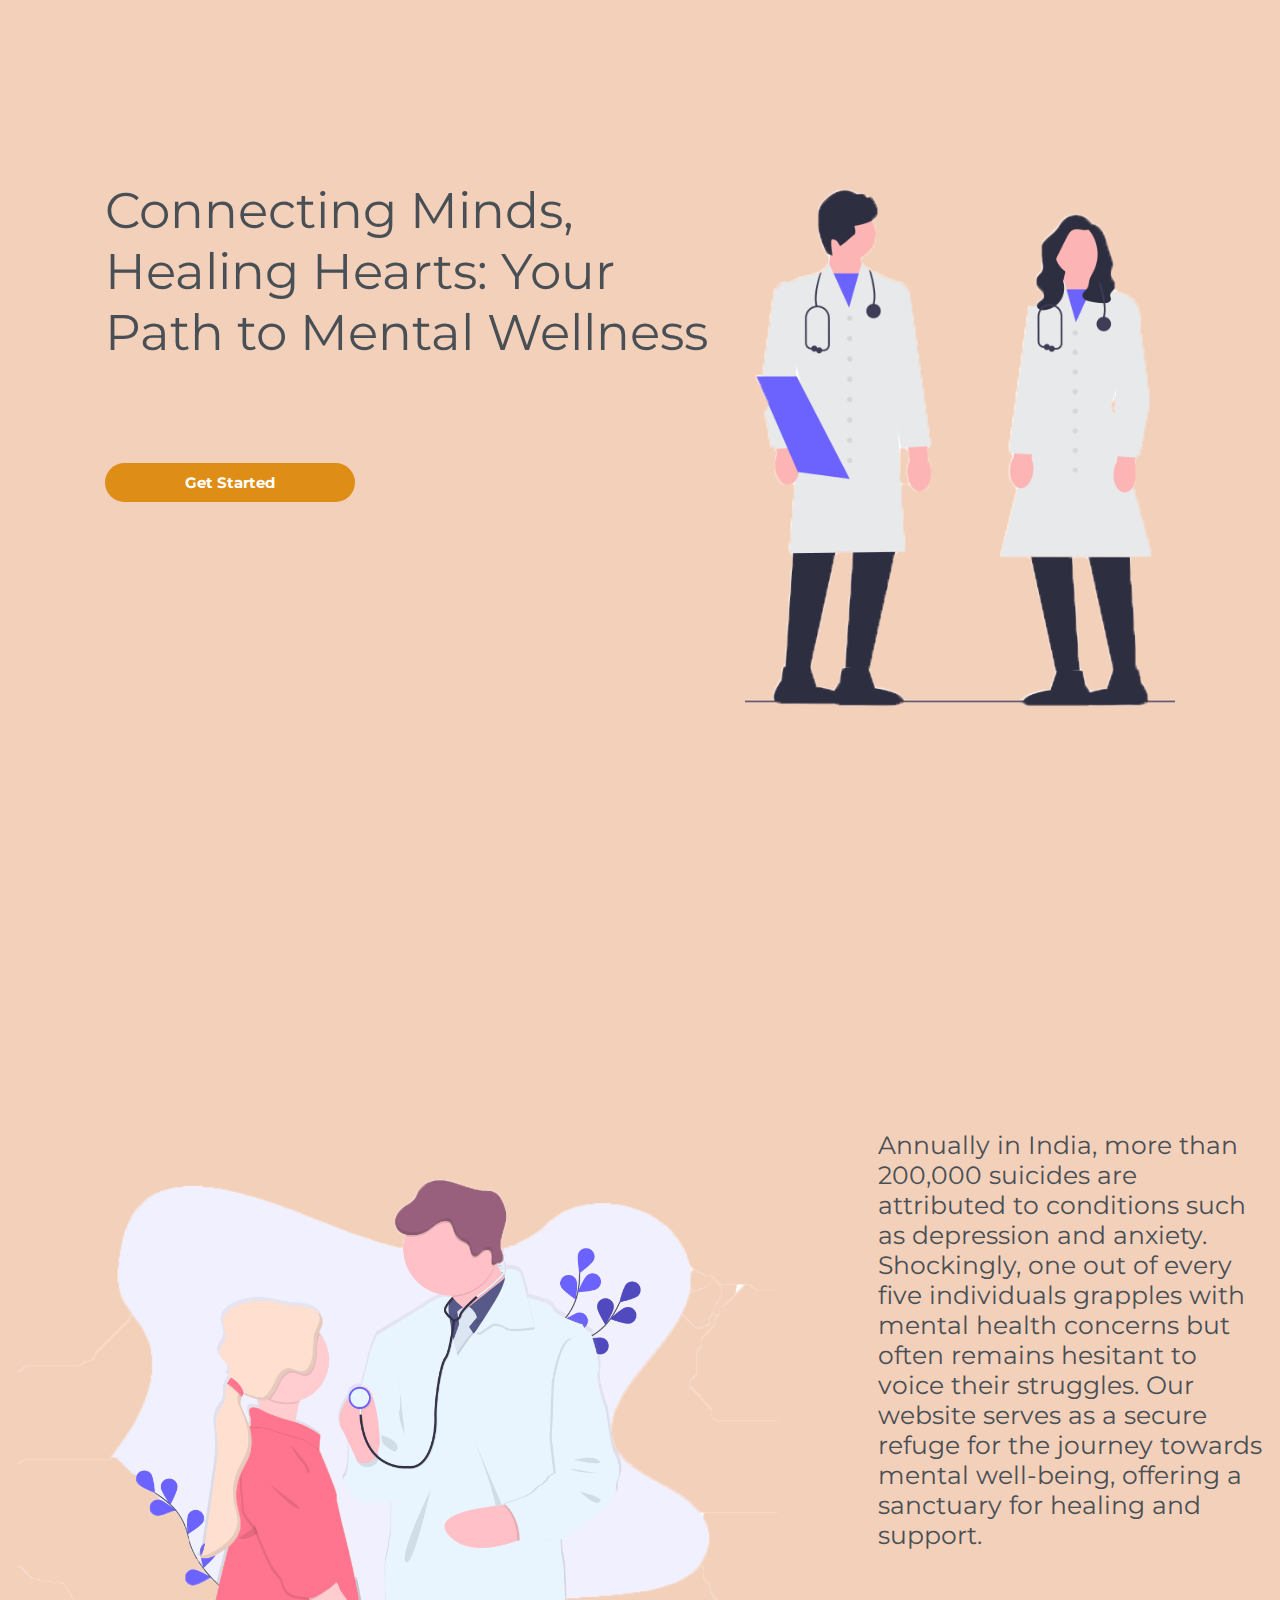
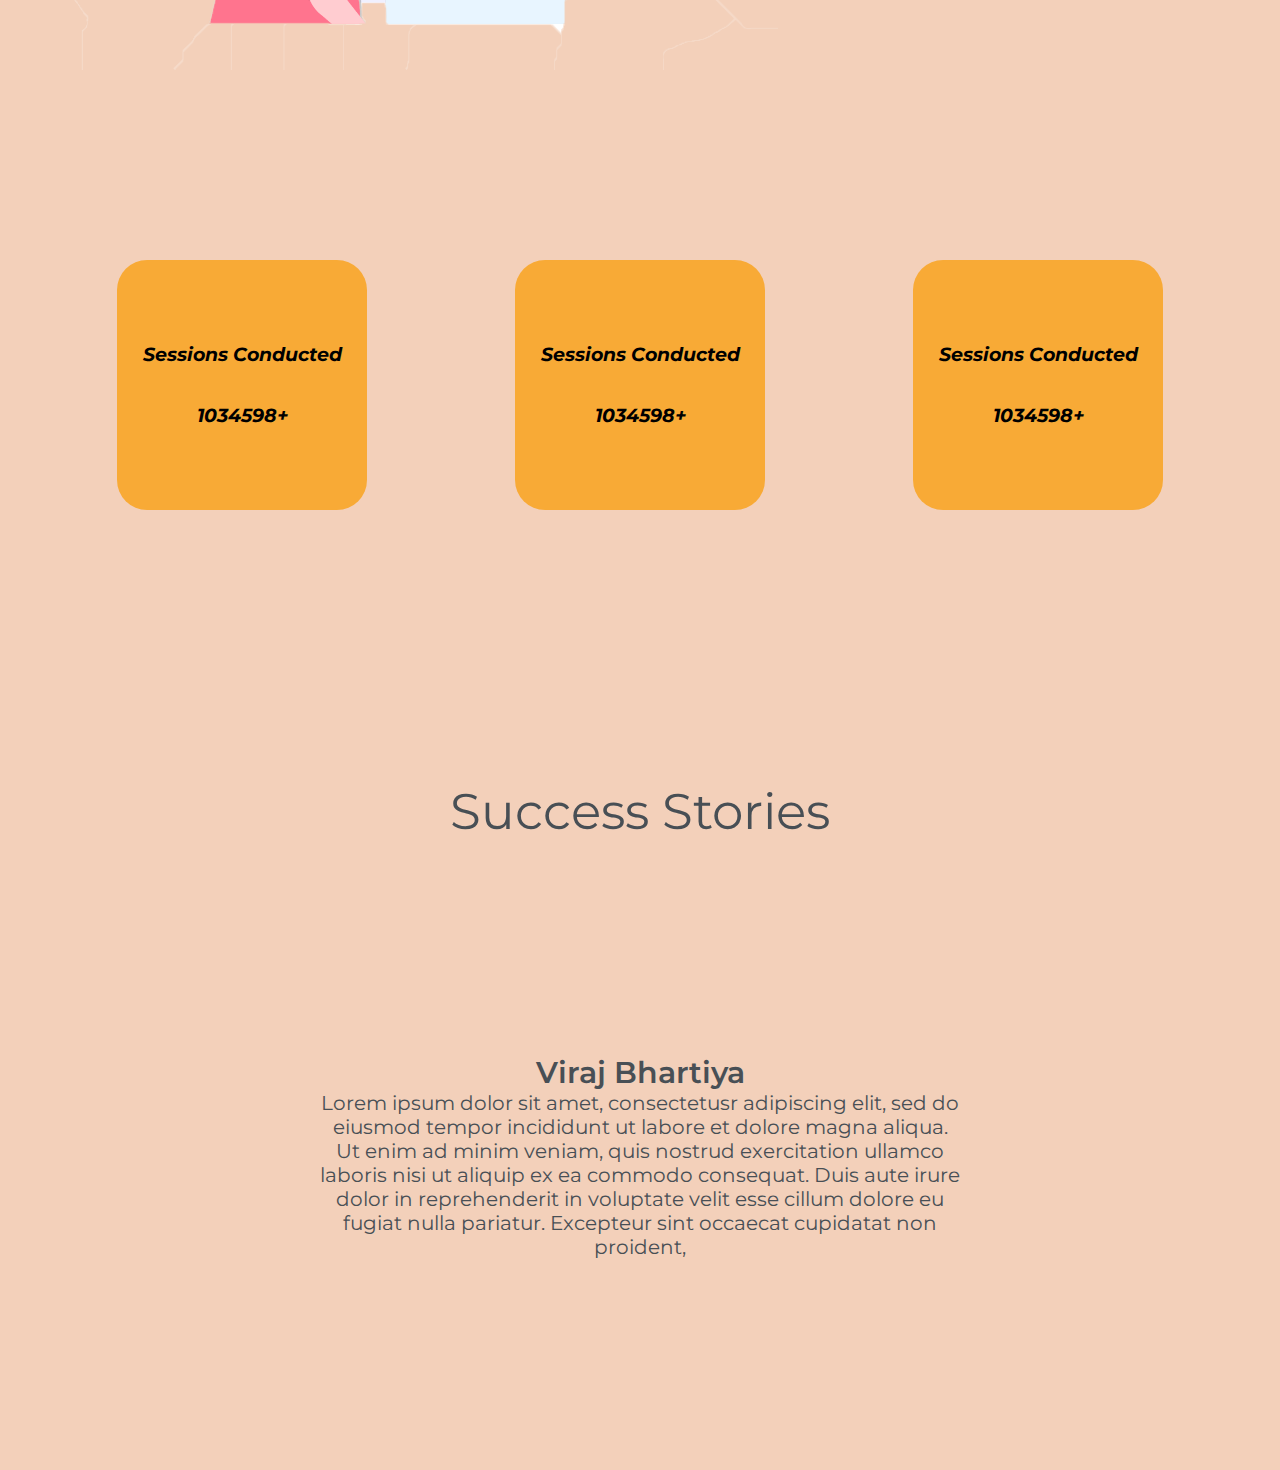
<file: index.html>
<!DOCTYPE html>
<html lang="en">

<head>
  <meta charset="UTF-8">
  <meta name="viewport" content="width=device-width, initial-scale=1.0">
  <title>404 Error</title>
  <link rel="stylesheet" href="css/home.css">
  <link rel="preconnect" href="https://fonts.googleapis.com">
  <link rel="preconnect" href="https://fonts.gstatic.com" crossorigin>
  <link href="https://fonts.googleapis.com/css2?family=Montserrat:wght@100;300;400&display=swap" rel="stylesheet">
</head>

<body>
  <section id="top">
    <div class="one">
      <div class="row">
        <div class="column">

          <h3>Connecting Minds, Healing Hearts: Your Path to Mental Wellness</h3>
          <div class="height" style="height: 100px;"></div>
          <a href="./signup.html"><button class="btn">Get Started</button></a>
        </div>
        <img src="assets/images/docs.png" alt="">
      </div>
    </div>


    <div style="height: 50px;"></div>

    <div class="two">
      <div class="row">
        <img src="assets/images/doc2.png" alt="">
        <div style="width: 100px;"></div>
        <h3 style="font-size: 25px; width: 30vw;">Annually in India, more than 200,000 suicides are attributed to
          conditions such as
          depression and anxiety.
          Shockingly, one out of every five individuals grapples with mental health concerns but often remains hesitant
          to voice their struggles. Our website serves as a secure refuge for the journey towards mental well-being,
          offering a sanctuary for healing and support.</h3>
      </div>
    </div>
  </section>


  <section id="stats">
    <div class="row">
      <div class="statBox">
        <h3>Sessions Conducted</h3>
        <h3>1034598+</h3>
      </div>
      <div style="width: 10vw;"></div>
      <div class="statBox">

        <h3>Sessions Conducted</h3>
        <h3>1034598+</h3>
      </div>
      <div style="width: 10vw;"></div>
      <div class="statBox">
        <h3>Sessions Conducted</h3>
        <h3>1034598+</h3>

      </div>
    </div>
  </section>

  <section id="testimonials">
    <h1>Success Stories</h1>
    <div class="column">
      <h3>Viraj Bhartiya</h3>
      <p>Lorem ipsum dolor sit amet, consectetusr adipiscing elit, sed do eiusmod tempor incididunt ut labore et dolore
        magna aliqua. Ut enim ad minim veniam, quis nostrud exercitation ullamco laboris nisi ut aliquip ex ea commodo
        consequat. Duis aute irure dolor in reprehenderit in voluptate velit esse cillum dolore eu fugiat nulla
        pariatur. Excepteur sint occaecat cupidatat non proident, </p>
    </div>
  </section>
  <script type="module" src="firebase/authState.js"></script>
</body>

</html>
</file>
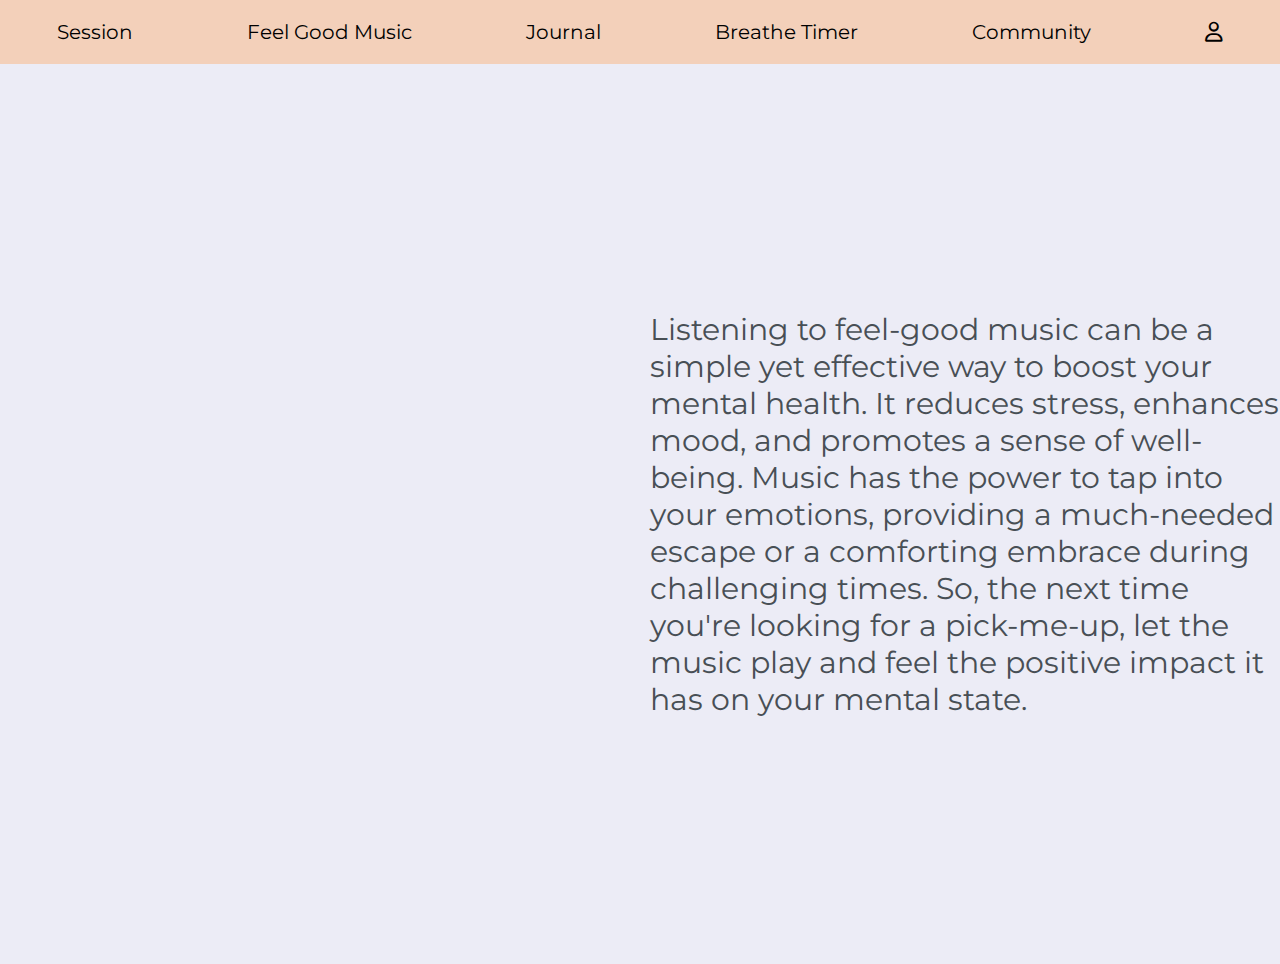
<file: feelgood.html>
<!DOCTYPE html>
<html lang="en">

<head>
  <meta charset="UTF-8">
  <meta name="viewport" content="width=device-width, initial-scale=1.0">
  <title>Feel Good</title>
  <link rel="stylesheet" href="css/feelgood.css">
  <link rel="preconnect" href="https://fonts.googleapis.com">
  <link rel="preconnect" href="https://fonts.gstatic.com" crossorigin>
  <link href="https://fonts.googleapis.com/css2?family=Montserrat&display=swap" rel="stylesheet">

  <link rel="stylesheet" href="https://cdnjs.cloudflare.com/ajax/libs/font-awesome/6.1.1/css/all.min.css">
  <link rel="stylesheet" href="https://cdnjs.cloudflare.com/ajax/libs/font-awesome/6.0.0-beta3/css/all.min.css"
    integrity="sha512-Fo3rlrZj/k7ujTnHg4CGR2D7kSs0v4LLanw2qksYuRlEzO+tcaEPQogQ0KaoGN26/zrn20ImR1DfuLWnOo7aBA=="
    crossorigin="anonymous" referrerpolicy="no-referrer" />
</head>

<body>
  <nav class="sticky">
    <ul class="nav-links">
      <li><a href="#session">Session</a></li>
      <li><a href="#music">Feel Good Music</a></li>
      <li><a href="#journal">Journal</a></li>
      <li><a href="#timer">Breathe Timer</a></li>
      <li><a href="#community">Community</a></li>
      <a href=""><i class="fa-regular fa-user" style="color: #000000;"></i></a>
    </ul>
  </nav>

  <section>
    <iframe style="border-radius:12px"
      src="https://open.spotify.com/embed/playlist/45vZuxiweNSu7kP4gP1g1E?utm_source=generator" width="50%" height="75%"
      frameBorder="0" allowfullscreen=""
      allow="autoplay; clipboard-write; encrypted-media; fullscreen; picture-in-picture" loading="lazy"
      class="spotify"></iframe>
    <p>Listening to feel-good music can be a simple yet effective way to boost your mental health. It reduces stress,
      enhances mood, and promotes a sense of well-being. Music has the power to tap into your emotions, providing a
      much-needed escape or a comforting embrace during challenging times. So, the next time you're looking for a
      pick-me-up, let the music play and feel the positive impact it has on your mental state.</p>
  </section>
</body>

</html>
</file>
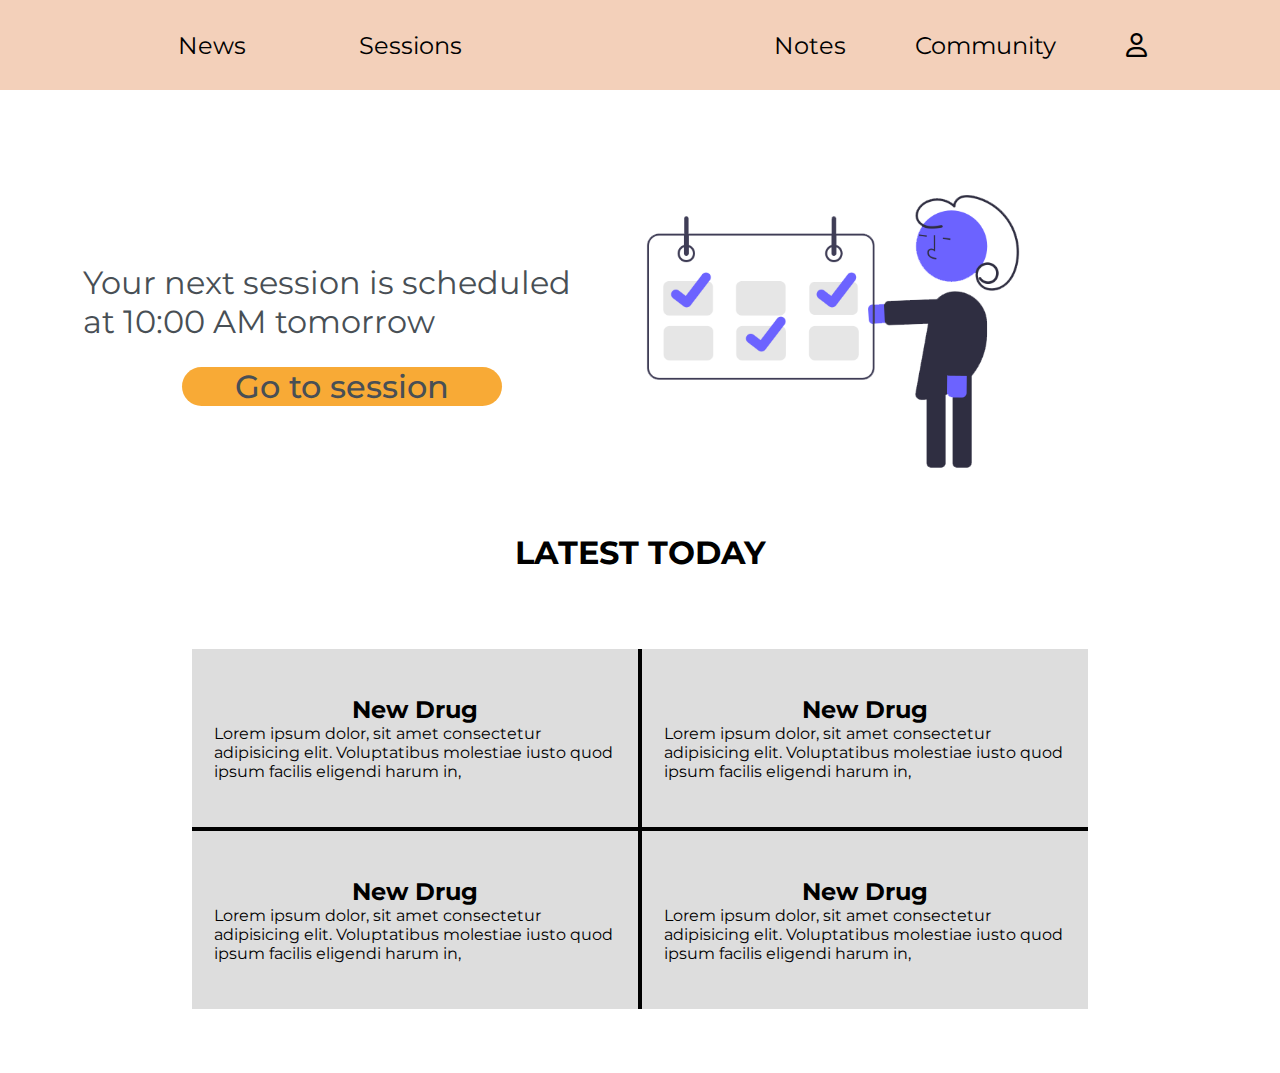
<file: psych_home.html>
<!DOCTYPE html>
<html lang="en">

<head>
    <meta charset="UTF-8">
    <meta name="viewport" content="width=device-width, initial-scale=1.0">
    <title>HOME SCREEN</title>
    <link rel="stylesheet" href="css/psych_home.css">
    <link rel="stylesheet" href="https://cdnjs.cloudflare.com/ajax/libs/font-awesome/6.1.1/css/all.min.css">
    <link href="https://fonts.googleapis.com/css2?family=Montserrat:wght@100;300;400&display=swap" rel="stylesheet">

</head>

<body>
    <div class="navigation">
        <nav>
            <a href="#news">News</a>
            <a href="">Sessions</a>

        </nav>
        <nav>
            <a href="">Notes</a>
            <a href="">Community</a>
            <a href=""><i class="fa-regular fa-user" style="color: #000000;"></i></a>
        </nav>

    </div>
    <div class="session_wrapper">
        <div class="session">
            <div class="session_text">
                <p>Your next session is scheduled at 10:00 AM tomorrow</p>

                <a href="./psych_chat.html"><button>Go to session</button></a>
            </div>
            <div class="session_img">
                <img src="assets/images/schedule.png" alt="" class="img_ur_session">
            </div>
        </div>
    </div>
    <div class="latest_today">
        <h1 class="latest_today_text">LATEST TODAY</h1>
        <div class="news_wrapper">
            <div class="news" id="news">
                <h2 class="news_heading">
                    New Drug
                </h2>
                <p>Lorem ipsum dolor, sit amet consectetur adipisicing elit. Voluptatibus molestiae iusto quod ipsum
                    facilis eligendi harum in, </p>
            </div>
            <div class="news">
                <h2 class="news_heading">
                    New Drug
                </h2>
                <p>Lorem ipsum dolor, sit amet consectetur adipisicing elit. Voluptatibus molestiae iusto quod ipsum
                    facilis eligendi harum in, </p>
            </div>
            <div class="news">
                <h2 class="news_heading">
                    New Drug
                </h2>
                <p>Lorem ipsum dolor, sit amet consectetur adipisicing elit. Voluptatibus molestiae iusto quod ipsum
                    facilis eligendi harum in, </p>
            </div>
            <div class="news">
                <h2 class="news_heading">
                    New Drug
                </h2>
                <p>Lorem ipsum dolor, sit amet consectetur adipisicing elit. Voluptatibus molestiae iusto quod ipsum
                    facilis eligendi harum in, </p>
            </div>
        </div>
    </div>


</body>

</html>
</file>
<file: css/home.css>
body{
    background-color: #F3D0BA;
    font-family: "Montserrat", sans-serif;
    margin: 0;
    overflow-x: hidden;
    /* padding-top: 10vh; */
}

#top{
    display: flex;
    height: 100%;
    align-items: center;
    justify-content: center;
    flex-direction: column;
    
}

#top h3{
    font-size: 50px;
    font-weight: 400;
    font-family: 'montserrat', sans-serif;
    color: #484F55;
    margin: 0;
    width: 50vw;
    padding: 0;
}

.one{
  height: 100vh;
  align-items: center;
  display: flex;
}

.two{
  height: 100vh;
  align-items: center;
  display: flex;
  justify-content: space-evenly;
}

 img{
    height: 60vh;
}
.row{
  display: flex;
  flex-direction: row;
}

.column{
  display: flex;
  flex-direction: column;
}

button{
  background-color: #DE8E16;
  border: none;
  width: 250px  ;
  color: white;
  padding: 10px 10px;
  text-align: center;
  text-decoration: none;
  display: inline-block;
  font-size: 15px;
  font-weight: bold;
  border-radius: 100px;
  font-family: 'montserrat', sans-serif;
  cursor: pointer;
  
}
button:hover{
  border:1px solid #1E1E1E;
}
#stats{
  width: 100vw;
  display: flex;
  justify-content:space-evenly;
  /* align-items: center; */
}
.statBox{
  background-color: #F8AA36;
  width: 250px;
  height: 250px;
  border-radius: 30px;
  display: flex;
  flex-direction: column;
  align-items: center;
  justify-content: center;
  margin: 10px;
  font-family: "Montserrat", sans-serif;
  font-style: italic;
}

#testimonials{
  width: 100vw;
  height: 100vh;
  display: flex;
  justify-content:space-evenly;
  align-items: center;
  flex-direction: column;
  margin-top: 50px;
}

#testimonials h1{
  font-size: 50px;
  font-weight: 400;
  font-family: 'montserrat', sans-serif;
  color: #484F55;
  margin: 0;
  padding: 0;
}

#testimonials h3{
  font-size: 30px;
  font-weight: 600;
  font-family: 'montserrat', sans-serif;
  color: #484F55;
  margin: 0;
  width: 50vw;
  padding: 0;

  text-align: center;
}

#testimonials p{
  font-size: 20px;
  font-weight: 400;
  font-family: 'montserrat', sans-serif;
  color: #484F55;
  margin: 0;
  width: 50vw;
  padding: 0;
  text-align: center;
}
</file>
<file: css/feelgood.css>
body{
  margin: 0;
  padding: 0;
  font-family: "montserrat",sans-serif;
  background: #ECECF6;
  overflow: hidden;
width: 100%;
height: 100vh;
}
.nav-links{
  display: flex;
  justify-content: space-around;
  width: 100%;
  font-family: "montserrat",sans-serif;
  list-style: none;
  padding: 0;
  margin: 0;
  background-color: #F3D0BA;
}

.nav-links a{
  text-decoration: none;
  color: black;
  font-size: 20px;
  padding: 20px 20px;
  display: block;
  font-family: "montserrat",sans-serif;
}

.spotify{
  width: 50%;
  display: flex;
  flex-direction: column;
  align-items: center;
  justify-content: center;
  padding: 10px 10px;
}
section{
  position: relative;
  width: 100%;
  height: 100vh;
  display: flex;
  justify-content: center;
  align-items: center;
}
p{
  font-size: 30px;
  width: 50vw;
  height: 100vh;
  display: flex;
  justify-content: center;
  align-items: center;
  align-self: center;
  color: #484F55;
  margin: 0;
  padding: 0;
  font-family: "montserrat",sans-serif;
}
</file>
<file: css/psych_home.css>
*{
    margin: 0;
    padding: 0;
    box-sizing: border-box;
}

.navigation{
    width: 100%;
    display: flex;
    justify-content: space-between;
    height: 10vh;
    align-items: center;
    background-color: #F3D0BA;
    position: fixed;
    width: 100%;
    z-index: 1;
}
nav{
    padding-left: 5%;
    padding-right: 5%;
    display: flex;
    width: 50%;
    justify-content: space-evenly;
}

a{
    color: black;
    font-family: "Montserrat";
    text-decoration: none;
    font-size: x-large;
}

.session{
    width: 90%;
    display: flex;
    flex-direction: row;
    display: flex;
    align-items: center;
    align-content: center;
    justify-content: center;
    justify-items: center;
    height: 45vh;
    column-gap: 35px;
    color: #484F55;
    font-family: Montserrat;
    
    

}

.session_wrapper{
    width: 100%;
    display: flex;
    align-items: center;
    align-content: center;
    justify-content: center;
    justify-items: center;
    padding-top: 10%;
    
}

.img_ur_session{
    width: 70%;
    height: 70%;
}

.session_text{
    display: flex;
    flex-direction: column;
    align-items: center;
    align-content: center;
    justify-content: space-around;
    justify-items: center;
    height: 15vh;
    font-size: xx-large;
    width: 45%;
    
}
.session_text p{
    padding-bottom: 5%;
}
button{
    width: 25vw;
    height: 100%;
    border: none;
    border-radius: 25px;
    outline: none;
    background: #F8AA36;
    color: #484F55;
    font-size: xx-large;
    font-family: "montserrat",sans-serif;
    font-weight: 500;
    cursor: pointer;    
}
.latest_today{
    width: 100%;
    display: flex;
    flex-direction: column;
    align-items: center;
    align-content: center;
    justify-content: center;
    justify-items: center;
    font-family: "Montserrat"; 
    padding-bottom: 5%;
}
.latest_today_text{
    padding-bottom: 6%;
}
.news_wrapper{
    display: grid;
    grid-template-columns: 1fr 1fr;
    grid-template-rows: 1fr 1fr;
    width: 70%;
    background-color: #DDD;
    height: 40vh;
    
}
.news{
    border: 2px solid black;
    display: flex;
    flex-direction: column;
    align-items: center;
    align-content: center;
    justify-content: center;
    justify-items: center;
    padding: 5% 5% 5% 5%;
    font-family: "Montserrat";    

}

.news:nth-child(2),
.news:nth-child(4) {
 
  border-right: none;
}
.news:nth-child(3),
.news:nth-child(4){
    border-bottom: none;
}
.news:nth-child(1),
.news:nth-child(2) {
  border-top: none; /* Remove top border for cells 1 and 2 */
}
.news:nth-child(1),
.news:nth-child(3){
    border-left: none;
}

html{
    scroll-behavior: smooth;
}
</file>
